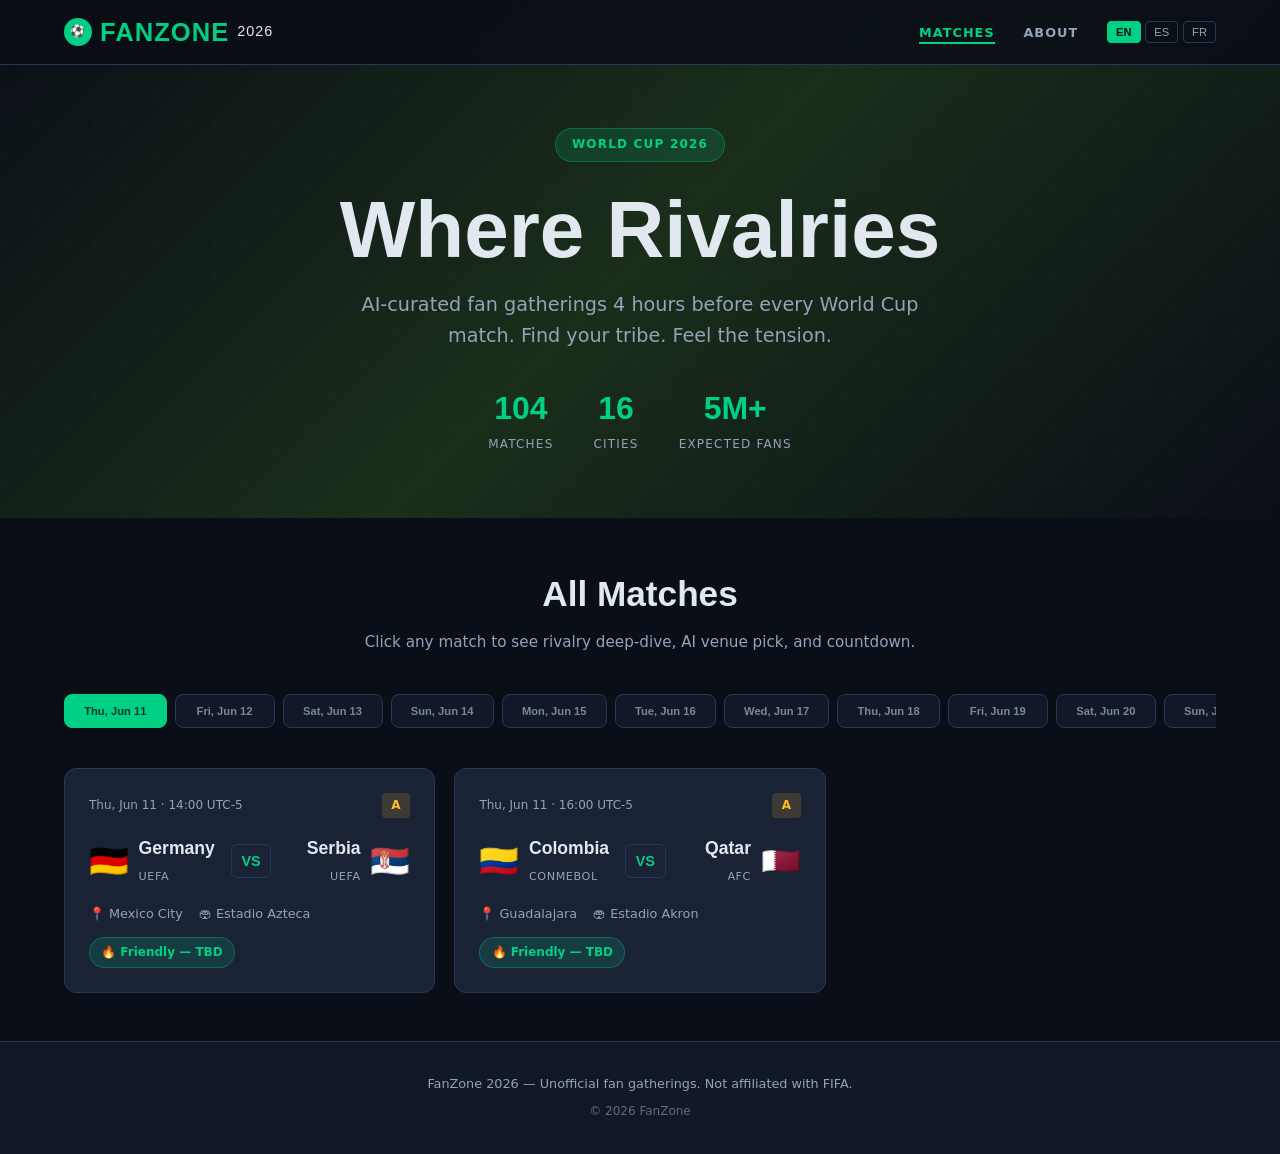
<file: index.html>
<!DOCTYPE html>
<html lang="en">
<head>
  <meta charset="UTF-8">
  <meta name="viewport" content="width=device-width, initial-scale=1.0">
  <meta data-i18n-title="meta.index_title">
  <title>FanZone 2026 — Pre-Match Fan Gatherings</title>
  <meta name="description" content="AI-curated fan gatherings 4 hours before every World Cup 2026 match. Rivalry deep-dives, venue picks, and countdowns.">
  <link rel="stylesheet" href="css/style.css">
</head>
<body>

  <nav class="navbar" id="navbar"></nav>

  <!-- ===== HERO ===== -->
  <section class="hero">
    <div class="hero-content">
      <div class="hero-badge" data-i18n="hero.badge">World Cup 2026</div>
      <h1 data-i18n="hero.title">Where Rivalries <span data-i18n="hero.title_highlight">Meet Before Kickoff</span></h1>
      <p data-i18n="hero.subtitle">AI-curated fan gatherings 4 hours before every World Cup match. Find your tribe. Feel the tension.</p>
      <div class="hero-stats">
        <div class="hero-stat"><div class="num">104</div><div class="label" data-i18n="hero.stat_matches">Matches</div></div>
        <div class="hero-stat"><div class="num">16</div><div class="label" data-i18n="hero.stat_cities">Cities</div></div>
        <div class="hero-stat"><div class="num">5M+</div><div class="label" data-i18n="hero.stat_fans">Expected Fans</div></div>
      </div>
    </div>
  </section>

  <!-- ===== MATCHES ===== -->
  <section class="section" id="matches">
    <div class="container">
      <div class="section-header">
        <h2 data-i18n="matches.heading">All Matches</h2>
        <p data-i18n="matches.subheading">Click any match to see rivalry deep-dive, AI venue pick, and countdown.</p>
      </div>
      <div class="date-tabs" id="dateTabs"></div>
      <div class="matches-grid" id="matchesGrid"></div>
    </div>
  </section>

  <footer class="footer" id="footer"></footer>

  <script src="js/i18n.js"></script>
  <script src="js/components.js"></script>
  <script src="js/data.js"></script>
  <script>
    const RVAL_LABELS = { 1: 'Friendly', 2: 'Spicy', 3: 'Heated', 4: 'Bitter', 5: 'Explosive' };
    const RVAL_CLASSES = { 1: 'mild', 2: 'mild', 3: 'warm', 4: 'hot', 5: 'hot' };

    function formatDate(dateStr) {
      const d = new Date(dateStr + 'T00:00:00');
      return d.toLocaleDateString('en-US', { weekday: 'short', month: 'short', day: 'numeric' });
    }

    function renderTabs() {
      const tabs = document.getElementById('dateTabs');
      const dates = WC2026.getAllDates();
      tabs.innerHTML = dates.map((date, i) => `
        <button class="date-tab ${i === 0 ? 'active' : ''}" data-date="${date}" onclick="filterDate('${date}', this)">
          <span class="day">${formatDate(date)}</span>
        </button>
      `).join('');
    }

    function filterDate(date, btn) {
      document.querySelectorAll('.date-tab').forEach(t => t.classList.remove('active'));
      if (btn) btn.classList.add('active');
      renderMatches(date);
    }

    function renderMatches(dateFilter) {
      const grid = document.getElementById('matchesGrid');
      const matches = dateFilter ? WC2026.getMatchesByDate(dateFilter) : WC2026.matches;
      grid.innerHTML = matches.map(m => {
        const stadium = WC2026.stadiums[m.stadium];
        const rLabel = RVAL_LABELS[m.rivalry.level] || 'Friendly';
        const rClass = RVAL_CLASSES[m.rivalry.level] || 'mild';
        return `
          <a href="match.html?id=${m.id}" class="match-card">
            <div class="match-date">
              <span>${formatDate(m.date)} · ${m.time} ${m.timezone}</span>
              <span class="group-badge">${m.group}</span>
            </div>
            <div class="match-teams">
              <div class="team-side">
                <span class="team-flag">${m.home.flag}</span>
                <div class="team-info">
                  <h4>${m.home.name}</h4>
                  <span>${m.home.conf}</span>
                </div>
              </div>
              <div class="vs-divider">VS</div>
              <div class="team-side away">
                <span class="team-flag">${m.away.flag}</span>
                <div class="team-info">
                  <h4>${m.away.name}</h4>
                  <span>${m.away.conf}</span>
                </div>
              </div>
            </div>
            <div class="match-meta">
              <span>📍 ${stadium.city}</span>
              <span>🏟 ${stadium.name}</span>
            </div>
            <div class="rivalry-badge ${rClass}">
              🔥 ${rLabel} — ${m.rivalry.title}
            </div>
          </a>
        `;
      }).join('');
    }

    document.addEventListener('DOMContentLoaded', () => {
      renderTabs();
      const firstDate = WC2026.getAllDates()[0];
      if (firstDate) filterDate(firstDate, document.querySelector('.date-tab'));
    });
  </script>
</body>
</html>
</file>
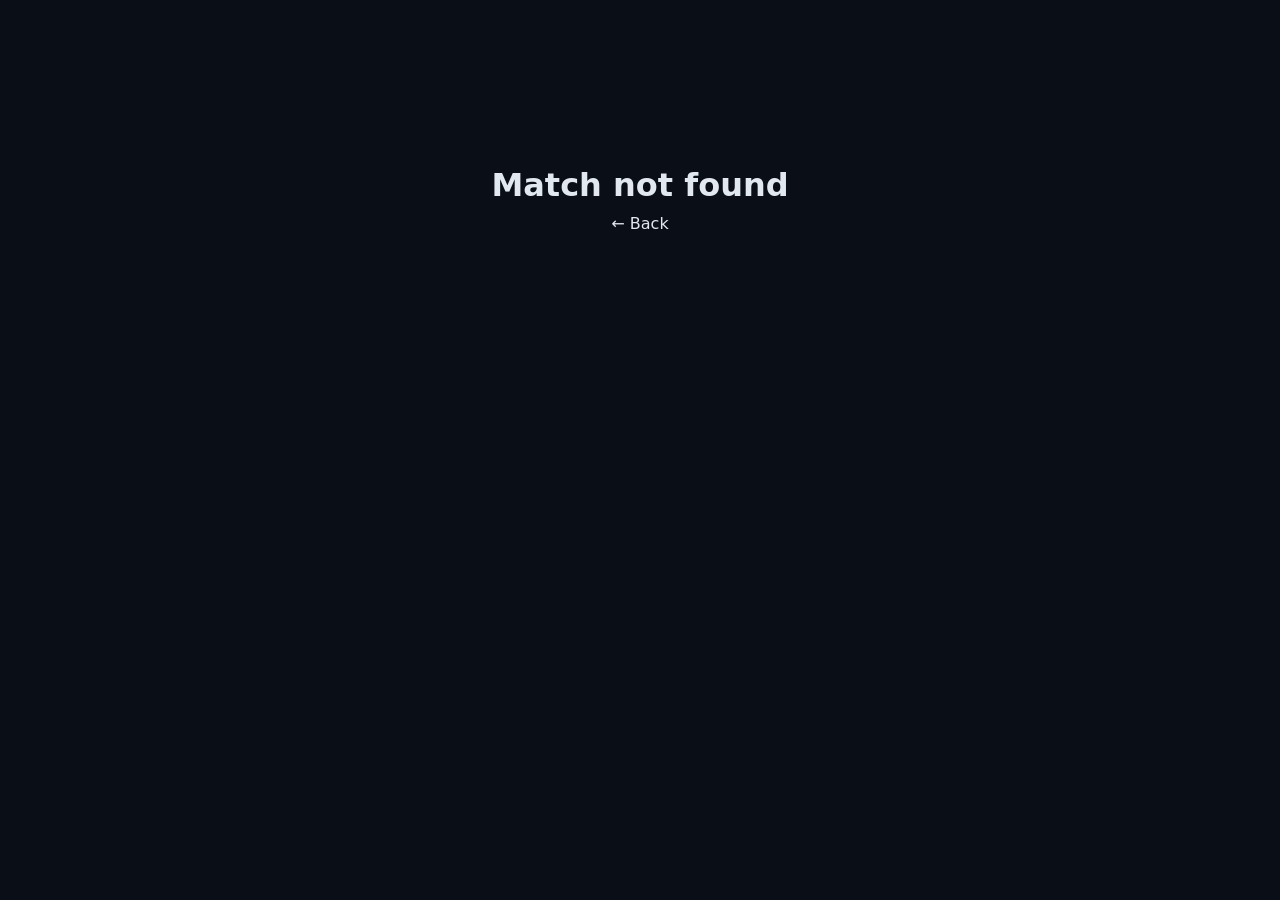
<file: match.html>
<!DOCTYPE html>
<html lang="en">
<head>
  <meta charset="UTF-8">
  <meta name="viewport" content="width=device-width, initial-scale=1.0">
  <meta data-i18n-title="meta.match_title">
  <title>Match Details | FanZone 2026</title>
  <link rel="stylesheet" href="css/style.css">
</head>
<body>

  <nav class="navbar" id="navbar"></nav>

  <section class="match-hero" id="matchHero"></section>

  <section class="section">
    <div class="container">
      <div class="detail-grid">
        <div class="detail-col">
          <!-- Rivalry -->
          <div class="detail-card" style="margin-bottom:1.5rem;">
            <h3><span class="icon">⚔️</span> <span data-i18n="match_detail.rivalry_title">The Rivalry</span></h3>
            <div id="rivalryContent"></div>
          </div>
          <!-- Football History -->
          <div class="detail-card" style="margin-bottom:1.5rem;">
            <h3><span class="icon">⚽</span> <span data-i18n="match_detail.football_history">Football History</span></h3>
            <ul class="history-list" id="historyList"></ul>
          </div>
          <!-- Political Context -->
          <div class="detail-card">
            <h3><span class="icon">🌍</span> <span data-i18n="match_detail.political_title">Political Context</span></h3>
            <p id="politicalText" style="font-size:0.9rem;color:var(--text-muted);line-height:1.7;"></p>
          </div>
        </div>

        <div class="detail-col">
          <!-- AI Venue -->
          <div class="venue-card" style="margin-bottom:1.5rem;">
            <div class="ai-badge" data-i18n="match_detail.ai_picked">AI Selected</div>
            <h4 id="venueName"></h4>
            <div class="venue-meta" id="venueMeta"></div>
            <p id="venueJustification" class="venue-justification"></p>
            <div class="venue-alts">
              <h5 data-i18n="match_detail.alternatives">Alternatives</h5>
              <div id="venueAlts"></div>
            </div>
          </div>
          <!-- Wars -->
          <div class="detail-card" id="warsCard" style="display:none;">
            <h3><span class="icon">💥</span> <span data-i18n="match_detail.wars_title">Historical Conflicts</span></h3>
            <div id="warsList"></div>
          </div>
        </div>
      </div>
    </div>
  </section>

  <footer class="footer" id="footer"></footer>

  <script src="js/i18n.js"></script>
  <script src="js/components.js"></script>
  <script src="js/data.js"></script>
  <script>
    const params = new URLSearchParams(location.search);
    const matchId = params.get('id');
    const match = WC2026.getMatch(matchId);

    if (!match) {
      document.body.innerHTML = '<div style="padding:10rem 2rem;text-align:center;"><h1>Match not found</h1><a href="index.html">← Back</a></div>';
    }

    function renderMatchHero() {
      const stadium = WC2026.stadiums[match.stadium];
      const isTBD = match.home.code === 'TBD' || match.away.code === 'TBD';
      const kickoff = new Date(`${match.date}T${match.time}:00`);
      const fanzone = new Date(kickoff.getTime() - 4 * 60 * 60 * 1000);
      const stageLabels = {'R32':'Round of 32','R16':'Round of 16','QF':'Quarter-Final','SF':'Semi-Final','3P':'Third Place','F':'Final'};
      const stageLabel = stageLabels[match.group] || `Group ${match.group}`;
      document.getElementById('matchHero').innerHTML = `
        <a href="index.html" class="back-link">← <span data-i18n="match_detail.back">All Matches</span></a>
        <div class="match-hero-teams">
          <div class="match-hero-team">
            <span class="flag">${match.home.flag}</span>
            <h2>${match.home.name}</h2>
            ${!isTBD ? `<span class="conf">${match.home.conf} · FIFA Rank #${match.home.rank}</span>` : '<span class="conf">TBD</span>'}
          </div>
          <div class="match-hero-vs">VS</div>
          <div class="match-hero-team">
            <span class="flag">${match.away.flag}</span>
            <h2>${match.away.name}</h2>
            ${!isTBD ? `<span class="conf">${match.away.conf} · FIFA Rank #${match.away.rank}</span>` : '<span class="conf">TBD</span>'}
          </div>
        </div>
        <div class="match-hero-info">
          <span>📅 ${new Date(match.date + 'T00:00:00').toLocaleDateString('en-US',{weekday:'long',month:'long',day:'numeric',year:'numeric'})}</span>
          <span>🏆 ${stageLabel}</span>
          <span>⚽ ${match.time} ${match.timezone}</span>
          <span>🏟 ${stadium.name}, ${stadium.city}</span>
          <span>👥 ${stadium.capacity.toLocaleString()} capacity</span>
        </div>
        <div style="margin-top:1rem;">
          <span style="display:inline-block;background:rgba(0,208,132,0.15);border:1px solid rgba(0,208,132,0.3);color:var(--accent);padding:0.4rem 1rem;border-radius:100px;font-size:0.8rem;font-weight:600;">
            🍺 FanZone starts ${fanzone.toLocaleTimeString('en-US',{hour:'2-digit',minute:'2-digit',hour12:false})} ${match.timezone} — 4 hours before kickoff
          </span>
        </div>
        <div class="countdown" id="countdown"></div>
      `;
      startCountdown(kickoff);
    }

    function startCountdown(target) {
      const el = document.getElementById('countdown');
      function tick() {
        const diff = target - Date.now();
        if (diff <= 0) { el.innerHTML = '<div style="color:var(--accent);font-weight:700;">MATCH STARTED</div>'; return; }
        const d = Math.floor(diff / 86400000);
        const h = Math.floor((diff % 86400000) / 3600000);
        const m = Math.floor((diff % 3600000) / 60000);
        const s = Math.floor((diff % 60000) / 1000);
        el.innerHTML = `
          <div class="countdown-box"><div class="num">${d}</div><div class="label">Days</div></div>
          <div class="countdown-box"><div class="num">${h}</div><div class="label">Hours</div></div>
          <div class="countdown-box"><div class="num">${m}</div><div class="label">Mins</div></div>
          <div class="countdown-box"><div class="num">${s}</div><div class="label">Secs</div></div>
        `;
      }
      tick();
      setInterval(tick, 1000);
    }

    function renderRivalry() {
      const r = match.rivalry;
      const levels = ['','Friendly','Spicy','Heated','Bitter','Explosive'];
      const levelClass = r.level >= 4 ? 'extreme' : r.level >= 3 ? 'high' : 'medium';
      let html = `
        <div class="rivalry-level ${levelClass}">${levels[r.level]} Rivalry</div>
        <div class="rivalry-meter">
          ${[1,2,3,4,5].map(i => `<div class="rivalry-bar ${i <= r.level ? 'fill' : ''}"></div>`).join('')}
        </div>
        <p style="font-size:0.95rem;line-height:1.7;margin-bottom:1rem;">${r.summary}</p>
      `;
      if (r.fun_fact) {
        html += `<div class="fun-fact"><strong>💡 Did You Know?</strong> ${r.fun_fact}</div>`;
      }
      document.getElementById('rivalryContent').innerHTML = html;
    }

    function renderWars() {
      if (!match.rivalry.wars || match.rivalry.wars.length === 0) return;
      document.getElementById('warsCard').style.display = 'block';
      document.getElementById('warsList').innerHTML = match.rivalry.wars.map(w => `
        <div class="war-item">
          <h4>${w.name}</h4>
          <p>${w.years} — ${w.outcome}</p>
        </div>
      `).join('');
    }

    function renderHistory() {
      const list = document.getElementById('historyList');
      if (!match.rivalry.football_history || match.rivalry.football_history.length === 0) {
        list.innerHTML = '<li style="color:var(--text-muted);">No competitive history yet — this could be the first chapter.</li>';
        return;
      }
      list.innerHTML = match.rivalry.football_history.map(h => `
        <li><span class="year">${h.year}</span><span>${h.event}</span></li>
      `).join('');
    }

    function renderPolitical() {
      document.getElementById('politicalText').textContent = match.rivalry.political || 'No significant political tensions between these nations.';
    }

    function renderVenue() {
      const pick = WC2026.pickVenue(match);
      if (!pick) {
        document.querySelector('.venue-card').innerHTML = '<p>No venues available for this city yet.</p>';
        return;
      }
      const v = pick.venue;
      document.getElementById('venueName').textContent = v.name;
      document.getElementById('venueMeta').innerHTML = `
        <span>📍 ${v.city}</span>
        <span>🏷 ${v.type}</span>
        <span>👥 ${v.capacity}</span>
        <span>⭐ ${v.rating}</span>
        <span>📏 ${v.distance.toFixed(1)} km</span>
      `;
      document.getElementById('venueJustification').innerHTML = `🤖 <strong>AI:</strong> "${pick.justification}"`;
      document.getElementById('venueAlts').innerHTML = pick.alternatives.map(a => `
        <div class="venue-alt">
          <span>${a.name}</span>
          <span style="color:var(--text-muted);">⭐ ${a.rating} · ${a.distance.toFixed(1)} km</span>
        </div>
      `).join('');
    }

    document.addEventListener('DOMContentLoaded', () => {
      if (!match) return;
      renderMatchHero();
      renderRivalry();
      renderWars();
      renderHistory();
      renderPolitical();
      renderVenue();
      I18N.apply();
    });
  </script>
</body>
</html>
</file>
<file: css/style.css>
/* =========================================
   FANZONE 2026 — Dark Sports Theme
   ========================================= */

:root {
  --bg: #0a0e17;
  --bg-elevated: #111827;
  --bg-card: #1a2236;
  --border: #2a3655;
  --text: #e2e8f0;
  --text-muted: #94a3b8;
  --accent: #00d084;
  --accent-warm: #ff6b35;
  --accent-danger: #ef4444;
  --gold: #fbbf24;
  --gradient-hero: linear-gradient(135deg, #0a0e17 0%, #1a2e1a 50%, #0a0e17 100%);
  --font-body: 'Inter', system-ui, sans-serif;
  --font-display: 'Oswald', 'Inter', sans-serif;
}

* { margin: 0; padding: 0; box-sizing: border-box; }

html { scroll-behavior: smooth; }

body {
  font-family: var(--font-body);
  background: var(--bg);
  color: var(--text);
  line-height: 1.6;
  min-height: 100dvh;
}

a { color: inherit; text-decoration: none; }

/* ===== FONTS ===== */
@import url('https://fonts.googleapis.com/css2?family=Inter:wght@300;400;500;600;700;800&family=Oswald:wght@400;500;600;700&display=swap');

/* ===== NAVBAR ===== */
.navbar {
  position: fixed;
  top: 0; left: 0; right: 0;
  z-index: 1000;
  background: rgba(10,14,23,0.85);
  backdrop-filter: blur(12px);
  border-bottom: 1px solid var(--border);
  padding: 0 5%;
}
.navbar .container {
  max-width: 1200px;
  margin: 0 auto;
  display: flex;
  align-items: center;
  justify-content: space-between;
  height: 64px;
}
.logo {
  font-family: var(--font-display);
  font-size: 1.6rem;
  font-weight: 700;
  letter-spacing: 1px;
  color: var(--accent);
  display: flex;
  align-items: center;
  gap: 0.5rem;
}
.logo .ball {
  width: 28px; height: 28px;
  background: var(--accent);
  border-radius: 50%;
  display: inline-flex;
  align-items: center; justify-content: center;
  font-size: 0.75rem;
  color: var(--bg);
}
.logo span { color: var(--text); font-weight: 400; font-size: 0.9rem; }
.nav-links {
  display: flex;
  gap: 1.8rem;
  list-style: none;
  align-items: center;
}
.nav-links a {
  font-size: 0.8rem;
  font-weight: 600;
  letter-spacing: 0.08em;
  text-transform: uppercase;
  color: var(--text-muted);
  transition: color 0.2s;
  position: relative;
}
.nav-links a:hover, .nav-links a.active { color: var(--accent); }
.nav-links a::after {
  content: '';
  position: absolute;
  bottom: -4px; left: 0;
  width: 0; height: 2px;
  background: var(--accent);
  transition: width 0.3s;
}
.nav-links a:hover::after, .nav-links a.active::after { width: 100%; }
.lang-selector {
  display: flex;
  gap: 0.3rem;
}
.lang-btn {
  background: transparent;
  border: 1px solid var(--border);
  color: var(--text-muted);
  padding: 0.25rem 0.5rem;
  font-size: 0.7rem;
  border-radius: 4px;
  cursor: pointer;
  transition: all 0.2s;
}
.lang-btn:hover { border-color: var(--accent); color: var(--accent); }
.lang-btn.active { background: var(--accent); color: var(--bg); border-color: var(--accent); font-weight: 600; }
.mobile-toggle {
  display: none;
  background: none; border: none;
  color: var(--text);
  cursor: pointer;
}

/* ===== HERO ===== */
.hero {
  min-height: 45vh;
  display: flex;
  align-items: center;
  justify-content: center;
  text-align: center;
  padding: 8rem 5% 4rem;
  background: var(--gradient-hero);
  position: relative;
  overflow: hidden;
}
.hero::before {
  content: '';
  position: absolute;
  inset: 0;
  background: url("data:image/svg+xml,%3Csvg width='60' height='60' viewBox='0 0 60 60' xmlns='http://www.w3.org/2000/svg'%3E%3Cg fill='none' fill-rule='evenodd'%3E%3Cg fill='%2300d084' fill-opacity='0.03'%3E%3Cpath d='M36 34v-4h-2v4h-4v2h4v4h2v-4h4v-2h-4zm0-30V0h-2v4h-4v2h4v4h2V6h4V4h-4zM6 34v-4H4v4H0v2h4v4h2v-4h4v-2H6zM6 4V0H4v4H0v2h4v4h2V6h4V4H6z'/%3E%3C/g%3E%3C/g%3E%3C/svg%3E");
  opacity: 0.5;
}
.hero-content { position: relative; z-index: 1; max-width: 800px; }
.hero-badge {
  display: inline-block;
  background: rgba(0,208,132,0.15);
  border: 1px solid rgba(0,208,132,0.3);
  color: var(--accent);
  padding: 0.4rem 1rem;
  border-radius: 100px;
  font-size: 0.75rem;
  font-weight: 600;
  letter-spacing: 0.1em;
  text-transform: uppercase;
  margin-bottom: 1.5rem;
}
.hero h1 {
  font-family: var(--font-display);
  font-size: clamp(2.5rem, 7vw, 5rem);
  font-weight: 700;
  line-height: 1.1;
  margin-bottom: 1rem;
}
.hero h1 span { color: var(--accent); }
.hero p {
  font-size: clamp(0.95rem, 2vw, 1.2rem);
  color: var(--text-muted);
  max-width: 600px;
  margin: 0 auto 2rem;
}
.hero-stats {
  display: flex;
  justify-content: center;
  gap: 2.5rem;
  flex-wrap: wrap;
}
.hero-stat { text-align: center; }
.hero-stat .num {
  font-family: var(--font-display);
  font-size: 2rem;
  font-weight: 700;
  color: var(--accent);
}
.hero-stat .label { font-size: 0.75rem; color: var(--text-muted); text-transform: uppercase; letter-spacing: 0.1em; }

/* ===== SECTIONS ===== */
.section { padding: 3rem 5%; }
.container { max-width: 1200px; margin: 0 auto; }
.section-header {
  text-align: center;
  margin-bottom: 2.5rem;
}
.section-header h2 {
  font-family: var(--font-display);
  font-size: clamp(1.5rem, 4vw, 2.2rem);
  margin-bottom: 0.5rem;
}
.section-header p { color: var(--text-muted); font-size: 0.95rem; }

/* ===== MATCH CARDS ===== */
.matches-grid {
  display: grid;
  grid-template-columns: repeat(auto-fill, minmax(340px, 1fr));
  gap: 1.2rem;
}
.match-card {
  background: var(--bg-card);
  border: 1px solid var(--border);
  border-radius: 12px;
  padding: 1.5rem;
  transition: transform 0.2s, border-color 0.2s;
  cursor: pointer;
  position: relative;
  overflow: hidden;
}
.match-card:hover {
  transform: translateY(-3px);
  border-color: var(--accent);
}
.match-card .match-date {
  display: flex;
  justify-content: space-between;
  align-items: center;
  margin-bottom: 1rem;
  font-size: 0.75rem;
  color: var(--text-muted);
}
.match-card .match-date .group-badge {
  background: rgba(251,191,36,0.15);
  color: var(--gold);
  padding: 0.2rem 0.6rem;
  border-radius: 4px;
  font-weight: 600;
}
.match-teams {
  display: flex;
  align-items: center;
  justify-content: space-between;
  gap: 1rem;
  margin-bottom: 1rem;
}
.team-side {
  display: flex;
  align-items: center;
  gap: 0.6rem;
  flex: 1;
}
.team-side.away { flex-direction: row-reverse; text-align: right; }
.team-flag {
  font-size: 2rem;
  line-height: 1;
}
.team-info h4 {
  font-family: var(--font-display);
  font-size: 1.1rem;
  font-weight: 600;
}
.team-info span {
  font-size: 0.7rem;
  color: var(--text-muted);
  text-transform: uppercase;
  letter-spacing: 0.05em;
}
.vs-divider {
  font-family: var(--font-display);
  font-size: 0.9rem;
  font-weight: 700;
  color: var(--accent);
  padding: 0.3rem 0.6rem;
  border: 1px solid var(--border);
  border-radius: 6px;
}
.match-meta {
  display: flex;
  gap: 1rem;
  font-size: 0.8rem;
  color: var(--text-muted);
}
.match-meta span {
  display: flex;
  align-items: center;
  gap: 0.3rem;
}
.rivalry-badge {
  display: inline-flex;
  align-items: center;
  gap: 0.3rem;
  margin-top: 0.8rem;
  font-size: 0.75rem;
  font-weight: 600;
  padding: 0.3rem 0.7rem;
  border-radius: 100px;
}
.rivalry-badge.hot {
  background: rgba(239,68,68,0.15);
  color: var(--accent-danger);
  border: 1px solid rgba(239,68,68,0.3);
}
.rivalry-badge.warm {
  background: rgba(255,107,53,0.15);
  color: var(--accent-warm);
  border: 1px solid rgba(255,107,53,0.3);
}
.rivalry-badge.mild {
  background: rgba(0,208,132,0.15);
  color: var(--accent);
  border: 1px solid rgba(0,208,132,0.3);
}

/* ===== DATE TABS ===== */
.date-tabs {
  display: flex;
  gap: 0.5rem;
  overflow-x: auto;
  padding-bottom: 0.5rem;
  margin-bottom: 2rem;
  scrollbar-width: none;
}
.date-tabs::-webkit-scrollbar { display: none; }
.date-tab {
  flex: 0 0 auto;
  background: var(--bg-elevated);
  border: 1px solid var(--border);
  color: var(--text-muted);
  padding: 0.6rem 1.2rem;
  border-radius: 8px;
  font-size: 0.8rem;
  font-weight: 600;
  cursor: pointer;
  transition: all 0.2s;
  text-align: center;
  min-width: 100px;
}
.date-tab:hover { border-color: var(--accent); color: var(--text); }
.date-tab.active { background: var(--accent); color: var(--bg); border-color: var(--accent); }
.date-tab .day { font-size: 0.7rem; opacity: 0.8; display: block; }

/* ===== MATCH DETAIL PAGE ===== */
.match-hero {
  padding: 8rem 5% 3rem;
  background: var(--gradient-hero);
  text-align: center;
}
.match-hero-teams {
  display: flex;
  align-items: center;
  justify-content: center;
  gap: 2rem;
  flex-wrap: wrap;
  margin-bottom: 1.5rem;
}
.match-hero-team {
  text-align: center;
}
.match-hero-team .flag {
  font-size: clamp(3rem, 8vw, 5rem);
  display: block;
  margin-bottom: 0.5rem;
}
.match-hero-team h2 {
  font-family: var(--font-display);
  font-size: clamp(1.5rem, 4vw, 2.5rem);
}
.match-hero-team .conf {
  font-size: 0.75rem;
  color: var(--text-muted);
  text-transform: uppercase;
}
.match-hero-vs {
  font-family: var(--font-display);
  font-size: clamp(1.5rem, 4vw, 2.5rem);
  color: var(--accent);
  font-weight: 700;
}
.match-hero-info {
  display: flex;
  justify-content: center;
  gap: 1.5rem;
  flex-wrap: wrap;
  margin-top: 1.5rem;
  font-size: 0.9rem;
  color: var(--text-muted);
}
.match-hero-info span { display: flex; align-items: center; gap: 0.4rem; }

/* Detail sections */
.detail-grid {
  display: grid;
  grid-template-columns: 2fr 1fr;
  gap: 1.5rem;
}
.detail-card {
  background: var(--bg-card);
  border: 1px solid var(--border);
  border-radius: 12px;
  padding: 1.8rem;
}
.detail-card h3 {
  font-family: var(--font-display);
  font-size: 1.1rem;
  margin-bottom: 1rem;
  display: flex;
  align-items: center;
  gap: 0.5rem;
}
.detail-card h3 .icon { font-size: 1.3rem; }

/* Rivalry */
.rivalry-meter {
  display: flex;
  gap: 0.3rem;
  margin-bottom: 1rem;
}
.rivalry-bar {
  flex: 1;
  height: 8px;
  background: var(--bg-elevated);
  border-radius: 4px;
  overflow: hidden;
}
.rivalry-bar.fill { background: var(--accent-danger); }
.rivalry-level {
  display: inline-block;
  font-size: 0.75rem;
  font-weight: 700;
  text-transform: uppercase;
  letter-spacing: 0.1em;
  padding: 0.3rem 0.7rem;
  border-radius: 4px;
  margin-bottom: 1rem;
}
.rivalry-level.extreme {
  background: rgba(239,68,68,0.2);
  color: var(--accent-danger);
  border: 1px solid rgba(239,68,68,0.4);
}
.rivalry-level.high {
  background: rgba(255,107,53,0.2);
  color: var(--accent-warm);
  border: 1px solid rgba(255,107,53,0.4);
}
.rivalry-level.medium {
  background: rgba(251,191,36,0.2);
  color: var(--gold);
  border: 1px solid rgba(251,191,36,0.4);
}
.war-item {
  background: var(--bg-elevated);
  border-left: 3px solid var(--accent-danger);
  padding: 0.8rem 1rem;
  border-radius: 0 6px 6px 0;
  margin-bottom: 0.6rem;
}
.war-item h4 { font-size: 0.9rem; margin-bottom: 0.2rem; }
.war-item p { font-size: 0.8rem; color: var(--text-muted); }
.history-list { list-style: none; }
.history-list li {
  display: flex;
  gap: 1rem;
  padding: 0.6rem 0;
  border-bottom: 1px solid var(--border);
  font-size: 0.85rem;
}
.history-list li:last-child { border-bottom: none; }
.history-list .year {
  font-family: var(--font-display);
  font-weight: 700;
  color: var(--accent);
  min-width: 50px;
}

/* Venue AI */
.venue-card {
  background: linear-gradient(135deg, var(--bg-card) 0%, #0f1f14 100%);
  border: 1px solid var(--accent);
  border-radius: 12px;
  padding: 1.5rem;
  position: relative;
}
.venue-card .ai-badge {
  position: absolute;
  top: -10px; left: 1.5rem;
  background: var(--accent);
  color: var(--bg);
  font-size: 0.65rem;
  font-weight: 700;
  text-transform: uppercase;
  letter-spacing: 0.1em;
  padding: 0.3rem 0.7rem;
  border-radius: 100px;
}
.venue-card h4 {
  font-family: var(--font-display);
  font-size: 1.2rem;
  margin-top: 0.5rem;
  margin-bottom: 0.3rem;
}
.venue-meta {
  display: flex;
  gap: 1rem;
  font-size: 0.8rem;
  color: var(--text-muted);
  margin-bottom: 0.8rem;
}
.venue-justification {
  font-size: 0.85rem;
  font-style: italic;
  color: var(--text-muted);
  border-top: 1px solid var(--border);
  padding-top: 0.8rem;
  margin-top: 0.8rem;
}
.venue-alts {
  margin-top: 1rem;
}
.venue-alts h5 {
  font-size: 0.75rem;
  text-transform: uppercase;
  letter-spacing: 0.1em;
  color: var(--text-muted);
  margin-bottom: 0.5rem;
}
.venue-alt {
  background: var(--bg-elevated);
  padding: 0.6rem 0.8rem;
  border-radius: 6px;
  font-size: 0.8rem;
  margin-bottom: 0.4rem;
  display: flex;
  justify-content: space-between;
}

/* Countdown */
.countdown {
  display: flex;
  justify-content: center;
  gap: 1rem;
  margin: 1.5rem 0;
}
.countdown-box {
  background: var(--bg-elevated);
  border: 1px solid var(--border);
  border-radius: 8px;
  padding: 0.8rem 1rem;
  text-align: center;
  min-width: 70px;
}
.countdown-box .num {
  font-family: var(--font-display);
  font-size: 1.8rem;
  font-weight: 700;
  color: var(--accent);
}
.countdown-box .label {
  font-size: 0.65rem;
  color: var(--text-muted);
  text-transform: uppercase;
}

/* Fun fact */
.fun-fact {
  background: rgba(251,191,36,0.08);
  border: 1px solid rgba(251,191,36,0.2);
  border-radius: 8px;
  padding: 1rem;
  margin-top: 1rem;
  font-size: 0.85rem;
}
.fun-fact strong { color: var(--gold); }

/* Back link */
.back-link {
  display: inline-flex;
  align-items: center;
  gap: 0.4rem;
  color: var(--text-muted);
  font-size: 0.85rem;
  margin-bottom: 1rem;
  transition: color 0.2s;
}
.back-link:hover { color: var(--accent); }

/* Footer */
.footer {
  background: var(--bg-elevated);
  border-top: 1px solid var(--border);
  padding: 2rem 5%;
  text-align: center;
  font-size: 0.8rem;
  color: var(--text-muted);
}

/* ===== RESPONSIVE ===== */
@media (max-width: 768px) {
  .nav-links { display: none; }
  .mobile-toggle { display: block; }
  .hero { padding-top: 6rem; }
  .matches-grid { grid-template-columns: 1fr; }
  .detail-grid { grid-template-columns: 1fr; }
  .match-hero-teams { gap: 1rem; }
  .countdown { gap: 0.5rem; }
  .countdown-box { min-width: 55px; padding: 0.6rem 0.5rem; }
  .countdown-box .num { font-size: 1.4rem; }
}
</file>
